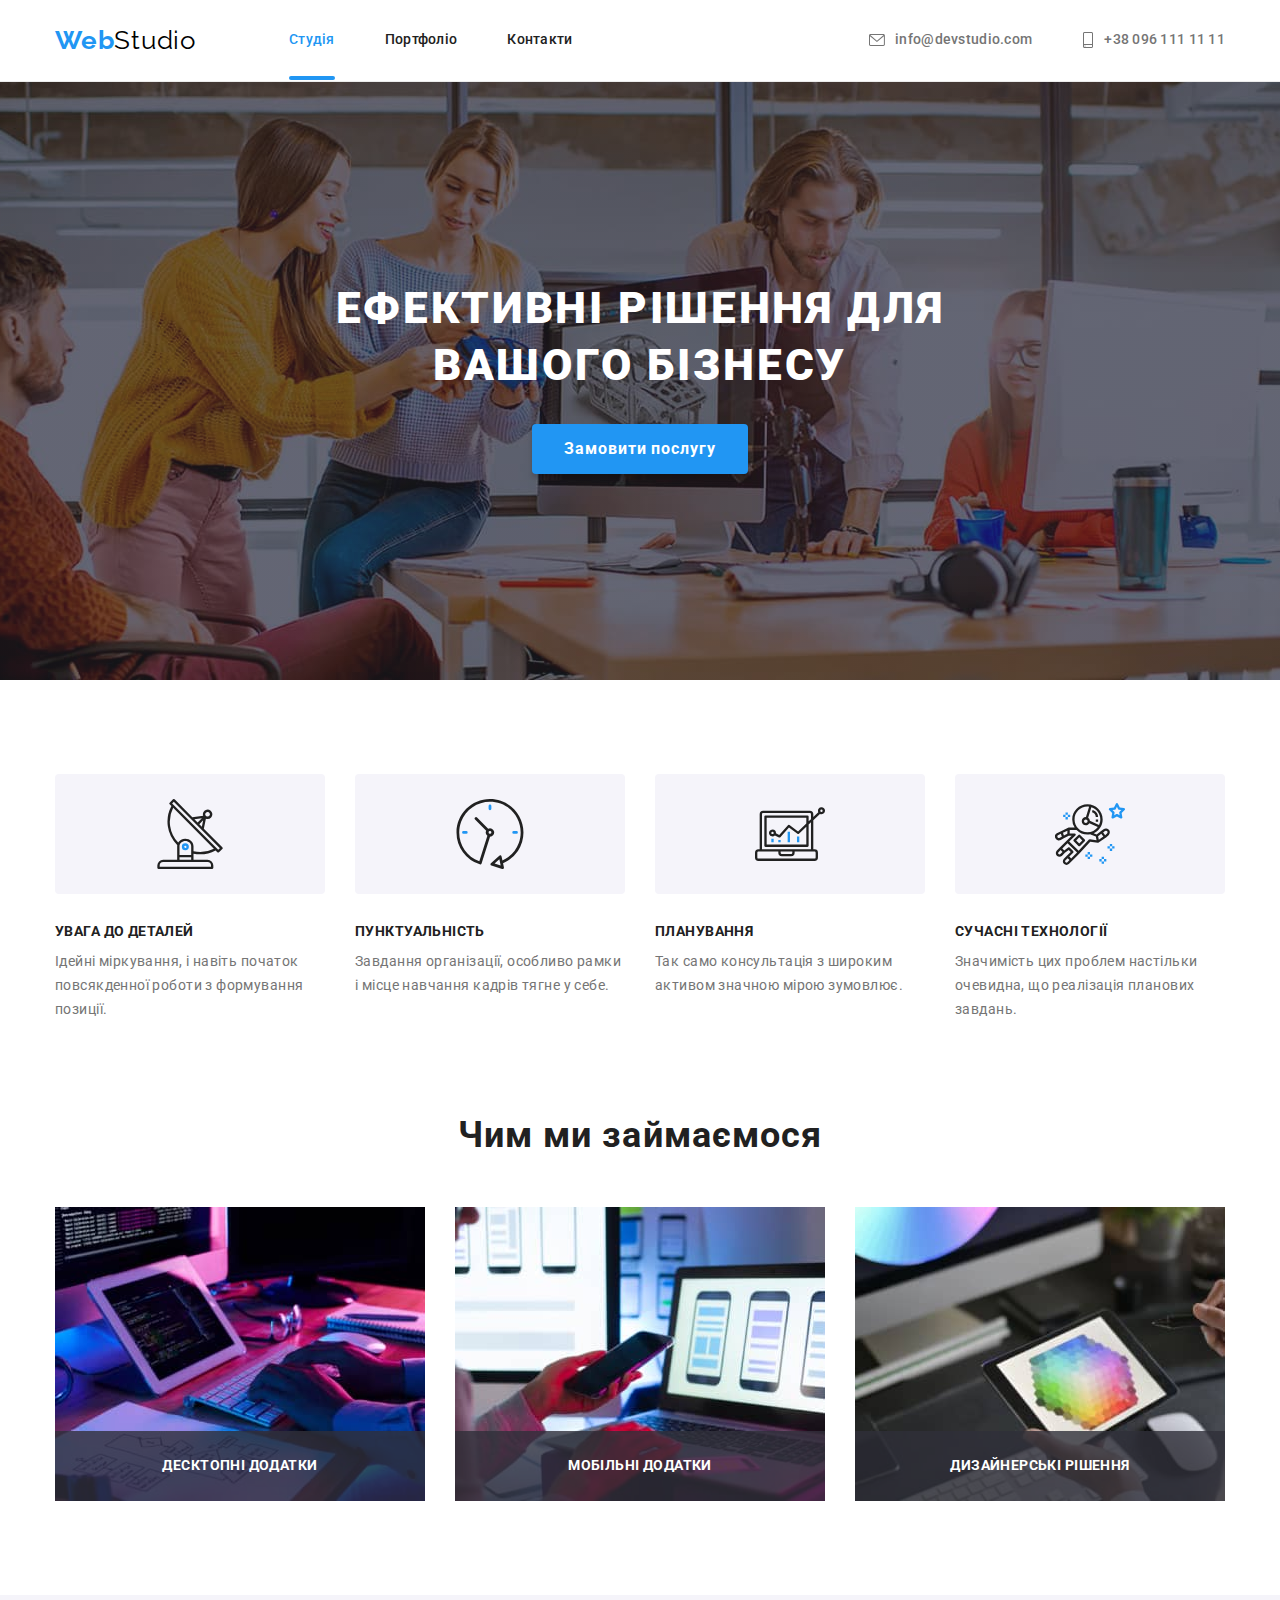
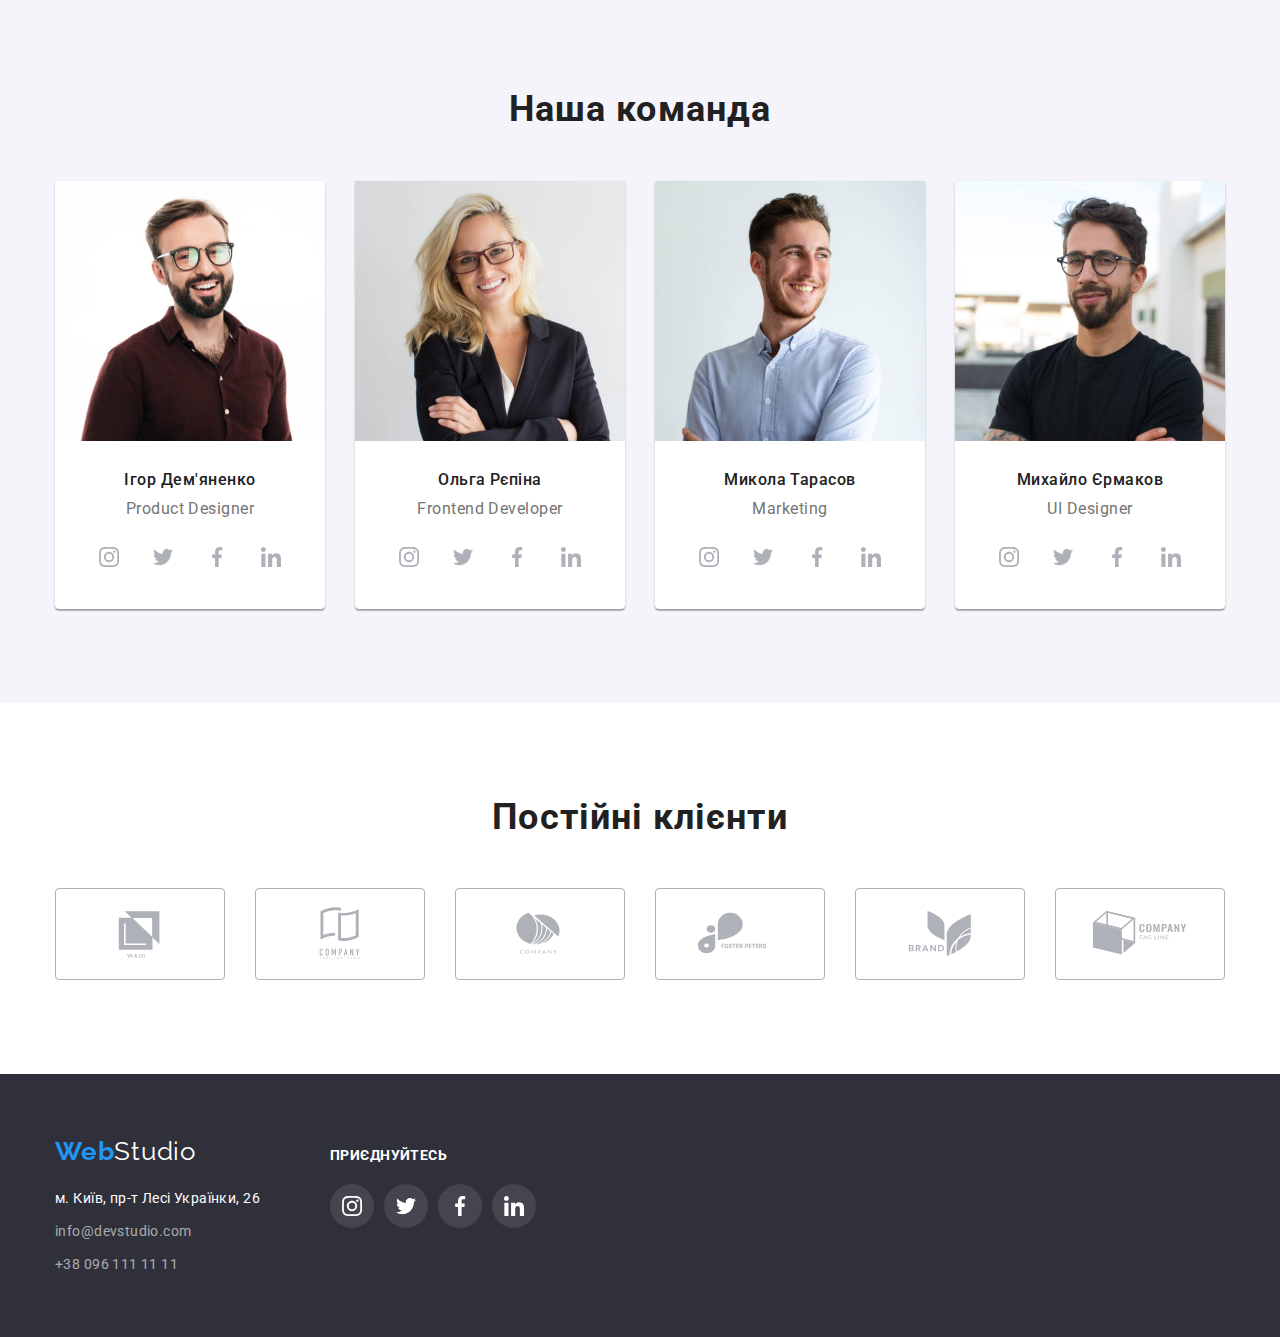
<file: index.html>
<!DOCTYPE html>
<html lang="uk">
  <head>
    <meta charset="UTF-8" />
    <meta http-equiv="X-UA-Compatible" content="IE=edge" />
    <meta name="viewport" content="width=device-width, initial-scale=1.0" />
    <title lang="en">WebStudio</title>

    <link rel="preconnect" href="https://fonts.googleapis.com" />
    <link rel="preconnect" href="https://fonts.gstatic.com" crossorigin />
    <link
      href="https://fonts.googleapis.com/css2?family=Oleo+Script&family=Raleway:wght@700&family=Roboto:wght@400;500;700;900&display=swap"
      rel="stylesheet"
    />
    <link
      href="https://fonts.googleapis.com/css2?family=Roboto:wght@400;500;700;900&display=swap"
      rel="stylesheet"
    />
    <link
      rel="stylesheet"
      href="https://cdnjs.cloudflare.com/ajax/libs/modern-normalize/1.1.0/modern-normalize.min.css"
    />
    <link rel="stylesheet" href="./css/styles.css" />
  </head>
  <body>
    <header class="page-header">
      <div class="container header-content">
        <a class="logo-link" href="./index.html"
          >Web<span class="logo-part">Studio</span></a
        >
        <nav class="nav-container">
          <ul class="nav-list list">
            <li>
              <a class="nav-link current" href="./index.html">Студія</a>
            </li>
            <li><a class="nav-link" href="./portfolio.html">Портфоліо</a></li>
            <li><a class="nav-link" href="#">Контакти</a></li>
          </ul>
        </nav>
        <ul class="contact-list list">
          <li>
            <a
              class="contact-link"
              href="mailto:info@devstudio.com"
              target="_blank"
            >
              <svg
                aria-label="іконка пошти"
                class="icon-header"
                width="16"
                height="12"
              >
                <use href="./images/sprite.svg#icon-envelope"></use></svg
              >info@devstudio.com</a
            >
          </li>
          <li>
            <a class="contact-link" href="tel:+380961111111"
              ><svg
                aria-label="іконка телефону"
                class="icon-header"
                width="12"
                height="16"
              >
                <use href="./images/sprite.svg#icon-smartphone"></use></svg
              >+38 096 111 11 11
            </a>
          </li>
        </ul>
      </div>
    </header>
    <main>
      <section class="main-section">
        <div class="container">
          <h1 class="studio-heading">Ефективні рішення для вашого бізнесу</h1>
          <button class="studio-button" type="button" data-modal-open>
            Замовити послугу
          </button>
        </div>
      </section>
      <section class="advantages-section">
        <div class="container">
          <h2 class="visually-hidden">Наші переваги</h2>
          <ul class="advantages-list list">
            <li>
              <div class="advantages-icon-box">
                <svg
                  aria-label="іконка антени"
                  class="advantages-icon"
                  width="70"
                  height="70"
                >
                  <use href="./images/sprite.svg#icon-antenna-1"></use>
                </svg>
              </div>
              <h3 class="advantages-heading">Увага до деталей</h3>
              <p class="advantages-paragraph">
                Ідейні міркування, і навіть початок повсякденної роботи з
                формування позиції.
              </p>
            </li>
            <li>
              <div class="advantages-icon-box">
                <svg
                  aria-label="іконка годинника"
                  class="advantages-icon"
                  width="70"
                  height="70"
                >
                  <use href="./images/sprite.svg#icon-clock-1"></use>
                </svg>
              </div>
              <h3 class="advantages-heading">Пунктуальність</h3>
              <p class="advantages-paragraph">
                Завдання організації, особливо рамки і місце навчання кадрів
                тягне у себе.
              </p>
            </li>
            <li>
              <div class="advantages-icon-box">
                <svg
                  aria-label="іконка діаграми"
                  class="advantages-icon"
                  width="70"
                  height="70"
                >
                  <use href="./images/sprite.svg#icon-diagram-1"></use>
                </svg>
              </div>
              <h3 class="advantages-heading">Планування</h3>
              <p class="advantages-paragraph">
                Так само консультація з широким активом значною мірою зумовлює.
              </p>
            </li>
            <li>
              <div class="advantages-icon-box">
                <svg
                  aria-label="іконка астронавта"
                  class="advantages-icon"
                  width="70"
                  height="70"
                >
                  <use href="./images/sprite.svg#icon-astronaut-1"></use>
                </svg>
              </div>
              <h3 class="advantages-heading">Сучасні технології</h3>
              <p class="advantages-paragraph">
                Значимість цих проблем настільки очевидна, що реалізація
                планових завдань.
              </p>
            </li>
          </ul>
        </div>
      </section>
      <section class="activity-section">
        <div class="container">
          <h2 class="activity-heading">Чим ми займаємося</h2>
          <ul class="activity-list list">
            <li class="act-list-item">
              <div class="activity-thumb">
                <img
                  src="./images/img-1.jpg"
                  alt="Людина працює за комп'ютером"
                  width="370"
                  height="294"
                />
                <div class="activity-overlay">
                  <p class="overlay-paragraph">Десктопні додатки</p>
                </div>
              </div>
            </li>
            <li class="act-list-item">
              <div class="activity-thumb">
                <img
                  src="./images/img-2.jpg"
                  alt="Людина працює з телефоном та ноутбуком"
                  width="370"
                  height="294"
                />
                <div class="activity-overlay">
                  <p class="overlay-paragraph">Мобільні додатки</p>
                </div>
              </div>
            </li>
            <li class="act-list-item">
              <div class="activity-thumb">
                <img
                  src="./images/img-3.jpg"
                  alt="Людина дивиться на палітру кольорів у планшеті"
                  width="370"
                  height="294"
                />
                <div class="activity-overlay">
                  <p class="overlay-paragraph">Дизайнерські рішення</p>
                </div>
              </div>
            </li>
          </ul>
        </div>
      </section>
      <section class="team-section">
        <div class="container">
          <h2 class="team-heading">Наша команда</h2>

          <ul class="team-list list">
            <li class="team-card">
              <img
                src="./images/team-1.jpg"
                alt="Чоловік в окулярах"
                width="270"
                height="260"
              />
              <div class="team-card-text">
                <h3 class="team-name">Ігор Дем'яненко</h3>
                <p class="team-position" lang="en">Product Designer</p>

                <ul class="team-link-list list">
                  <li class="team-link-item">
                    <a class="team-link" href="#">
                      <svg
                        aria-label="іконка інстаграма"
                        class="team-icon"
                        width="20"
                        height="20"
                      >
                        <use href="./images/sprite.svg#icon-instagram"></use>
                      </svg>
                    </a>
                  </li>
                  <li class="team-link-item">
                    <a class="team-link" href="#">
                      <svg
                        aria-label="ікнока твітера"
                        class="team-icon"
                        width="20"
                        height="20"
                      >
                        <use href="./images/sprite.svg#icon-twitter"></use>
                      </svg>
                    </a>
                  </li>
                  <li class="team-link-item">
                    <a class="team-link" href="#">
                      <svg
                        aria-label="іконка фейсбука"
                        class="team-icon"
                        width="20"
                        height="20"
                      >
                        <use href="./images/sprite.svg#icon-facebook"></use>
                      </svg>
                    </a>
                  </li>
                  <li class="team-link-item">
                    <a class="team-link" href="#">
                      <svg
                        aria-label="іконка лінкедіна"
                        class="team-icon"
                        width="20"
                        height="20"
                      >
                        <use href="./images/sprite.svg#icon-linkedin"></use>
                      </svg>
                    </a>
                  </li>
                </ul>
              </div>
            </li>
            <li class="team-card">
              <img
                src="./images/team-2.jpg"
                alt="Жінка в окулярах"
                width="270"
                height="260"
              />
              <div class="team-card-text">
                <h3 class="team-name">Ольга Рєпіна</h3>
                <p class="team-position" lang="en">Frontend Developer</p>

                <ul class="team-link-list list">
                  <li class="team-link-item">
                    <a class="team-link" href="#">
                      <svg
                        aria-label="іконка інстаграма"
                        class="team-icon"
                        width="20"
                        height="20"
                      >
                        <use href="./images/sprite.svg#icon-instagram"></use>
                      </svg>
                    </a>
                  </li>
                  <li class="team-link-item">
                    <a class="team-link" href="#">
                      <svg
                        aria-label="іконка твітера"
                        class="team-icon"
                        width="20"
                        height="20"
                      >
                        <use href="./images/sprite.svg#icon-twitter"></use>
                      </svg>
                    </a>
                  </li>
                  <li class="team-link-item">
                    <a class="team-link" href="#">
                      <svg
                        aria-label="іконка фейсбука"
                        class="team-icon"
                        width="20"
                        height="20"
                      >
                        <use href="./images/sprite.svg#icon-facebook"></use>
                      </svg>
                    </a>
                  </li>
                  <li class="team-link-item">
                    <a class="team-link" href="#">
                      <svg
                        aria-label="іконка лінкедіна"
                        class="team-icon"
                        width="20"
                        height="20"
                      >
                        <use href="./images/sprite.svg#icon-linkedin"></use>
                      </svg>
                    </a>
                  </li>
                </ul>
              </div>
            </li>
            <li class="team-card">
              <img
                src="./images/team-3.jpg"
                alt="Хлопець в сорочці"
                width="270"
                height="260"
              />
              <div class="team-card-text">
                <h3 class="team-name">Микола Тарасов</h3>
                <p class="team-position" lang="en">Marketing</p>

                <ul class="team-link-list list">
                  <li class="team-link-item">
                    <a class="team-link" href="#">
                      <svg
                        aria-label="іконка інстаграма"
                        class="team-icon"
                        width="20"
                        height="20"
                      >
                        <use href="./images/sprite.svg#icon-instagram"></use>
                      </svg>
                    </a>
                  </li>
                  <li class="team-link-item">
                    <a class="team-link" href="#">
                      <svg
                        aria-label="іконка твітера"
                        class="team-icon"
                        width="20"
                        height="20"
                      >
                        <use href="./images/sprite.svg#icon-twitter"></use>
                      </svg>
                    </a>
                  </li>
                  <li class="team-link-item">
                    <a class="team-link" href="#">
                      <svg
                        aria-label="іконка фейсбука"
                        class="team-icon"
                        width="20"
                        height="20"
                      >
                        <use href="./images/sprite.svg#icon-facebook"></use>
                      </svg>
                    </a>
                  </li>
                  <li class="team-link-item">
                    <a class="team-link" href="#">
                      <svg
                        aria-label="іконка лінкедіна"
                        class="team-icon"
                        width="20"
                        height="20"
                      >
                        <use href="./images/sprite.svg#icon-linkedin"></use>
                      </svg>
                    </a>
                  </li>
                </ul>
              </div>
            </li>
            <li class="team-card">
              <img
                src="./images/team-4.jpg"
                alt="Хлопець в окулярах"
                width="270"
                height="260"
              />
              <div class="team-card-text">
                <h3 class="team-name">Михайло Єрмаков</h3>
                <p class="team-position" lang="en">UI Designer</p>

                <ul class="team-link-list list">
                  <li class="team-link-item">
                    <a class="team-link" href="#">
                      <svg
                        aria-label="іконка інстаграма"
                        class="team-icon"
                        width="20"
                        height="20"
                      >
                        <use href="./images/sprite.svg#icon-instagram"></use>
                      </svg>
                    </a>
                  </li>
                  <li class="team-link-item">
                    <a class="team-link" href="#">
                      <svg
                        aria-label="іконка твітера"
                        class="team-icon"
                        width="20"
                        height="20"
                      >
                        <use href="./images/sprite.svg#icon-twitter"></use>
                      </svg>
                    </a>
                  </li>
                  <li class="team-link-item">
                    <a class="team-link" href="#">
                      <svg
                        aria-label="іконка фейсбука"
                        class="team-icon"
                        width="20"
                        height="20"
                      >
                        <use href="./images/sprite.svg#icon-facebook"></use>
                      </svg>
                    </a>
                  </li>
                  <li class="team-link-item">
                    <a class="team-link" href="#">
                      <svg
                        aria-label="іконка лінкедіна"
                        class="team-icon"
                        width="20"
                        height="20"
                      >
                        <use href="./images/sprite.svg#icon-linkedin"></use>
                      </svg>
                    </a>
                  </li>
                </ul>
              </div>
            </li>
          </ul>
        </div>
      </section>
      <section class="clients-section">
        <div class="container">
          <h2 class="clients-heading">Постійні клієнти</h2>
          <ul class="clients-list list">
            <li class="client-list-item">
              <a href="#" class="clients-link">
                <svg
                  aria-label="лого компанії"
                  class="clients-icon"
                  width="106"
                  height="60"
                >
                  <use href="./images/sprite.svg#icon-logo"></use>
                </svg>
              </a>
            </li>
            <li class="client-list-item">
              <a href="#" class="clients-link">
                <svg
                  aria-label="лого компанії"
                  class="clients-icon"
                  width="106"
                  height="60"
                >
                  <use href="./images/sprite.svg#icon-logo-2"></use>
                </svg>
              </a>
            </li>
            <li class="client-list-item">
              <a href="#" class="clients-link">
                <svg
                  aria-label="лого компанії"
                  class="clients-icon"
                  width="106"
                  height="60"
                >
                  <use href="./images/sprite.svg#icon-logo-3"></use>
                </svg>
              </a>
            </li>
            <li class="client-list-item">
              <a href="#" class="clients-link">
                <svg
                  aria-label="лого компанії"
                  class="clients-icon"
                  width="106"
                  height="60"
                >
                  <use href="./images/sprite.svg#icon-logo-4"></use>
                </svg>
              </a>
            </li>
            <li class="client-list-item">
              <a href="#" class="clients-link">
                <svg
                  aria-label="лого компанії"
                  class="clients-icon"
                  width="106"
                  height="60"
                >
                  <use href="./images/sprite.svg#icon-logo-5"></use>
                </svg>
              </a>
            </li>
            <li class="client-list-item">
              <a href="#" class="clients-link">
                <svg
                  aria-label="лого компанії"
                  class="clients-icon"
                  width="106"
                  height="60"
                >
                  <use href="./images/sprite.svg#icon-logo-6"></use>
                </svg>
              </a>
            </li>
          </ul>
        </div>
      </section>
    </main>
    <footer class="page-footer">
      <div class="footer-container container">
        <div class="address-info-box">
          <a class="footer-logo" href="./index.html"
            >Web<span class="footer-logo-part">Studio</span></a
          >
          <address class="address-info">
            <ul class="address-list list">
              <li>
                <a
                  class="address-link"
                  href="https://goo.gl/maps/ioWXc1XH5CA14CVF7"
                  target="_blank"
                  rel="noopener norefferer nofollow"
                  >м. Київ, пр-т Лесі Українки, 26</a
                >
              </li>
              <li>
                <a
                  class="footer-link"
                  href="mailto:info@devstudio.com"
                  target="_blank"
                  >info@devstudio.com</a
                >
              </li>
              <li>
                <a class="footer-link" href="tel:+380961111111"
                  >+38 096 111 11 11</a
                >
              </li>
            </ul>
          </address>
        </div>
        <div class="join-box">
          <p class="join-paragraph">Приєднуйтесь</p>
          <ul class="join-list list">
            <li class="join-list-item">
              <a class="join-link" href="#">
                <svg
                  aria-label="інонка інстаграма"
                  class="join-icon"
                  width="20"
                  height="20"
                >
                  <use href="./images/sprite.svg#icon-instagram-2"></use>
                </svg>
              </a>
            </li>
            <li class="join-list-item">
              <a class="join-link" href="#">
                <svg
                  aria-label="інонка твітера"
                  class="join-icon"
                  width="20"
                  height="20"
                >
                  <use href="./images/sprite.svg#icon-twitter-2"></use>
                </svg>
              </a>
            </li>
            <li class="join-list-item">
              <a class="join-link" href="#">
                <svg
                  aria-label="іконка фейсбука"
                  class="join-icon"
                  width="20"
                  height="20"
                >
                  <use href="./images/sprite.svg#icon-facebook-2"></use>
                </svg>
              </a>
            </li>
            <li class="join-list-item">
              <a class="join-link" href="#">
                <svg
                  aria-label="іконка лінкедіна"
                  class="join-icon"
                  width="20"
                  height="20"
                >
                  <use href="./images/sprite.svg#icon-linkedin-2"></use>
                </svg>
              </a>
            </li>
          </ul>
        </div>
      </div>
    </footer>
    <div class="backdrop is-hidden" data-modal>
      <div class="modal-window">
        <button type="button" class="modal-close-btn" data-modal-close>
          <svg
            aria-label="іконка закриття"
            class="close-icon"
            width="18"
            height="18"
          >
            <use href="./images/sprite.svg#icon-close"></use>
          </svg>
        </button>
      </div>
    </div>
    <script src="./js/modal.js"></script>
  </body>
</html>
</file>
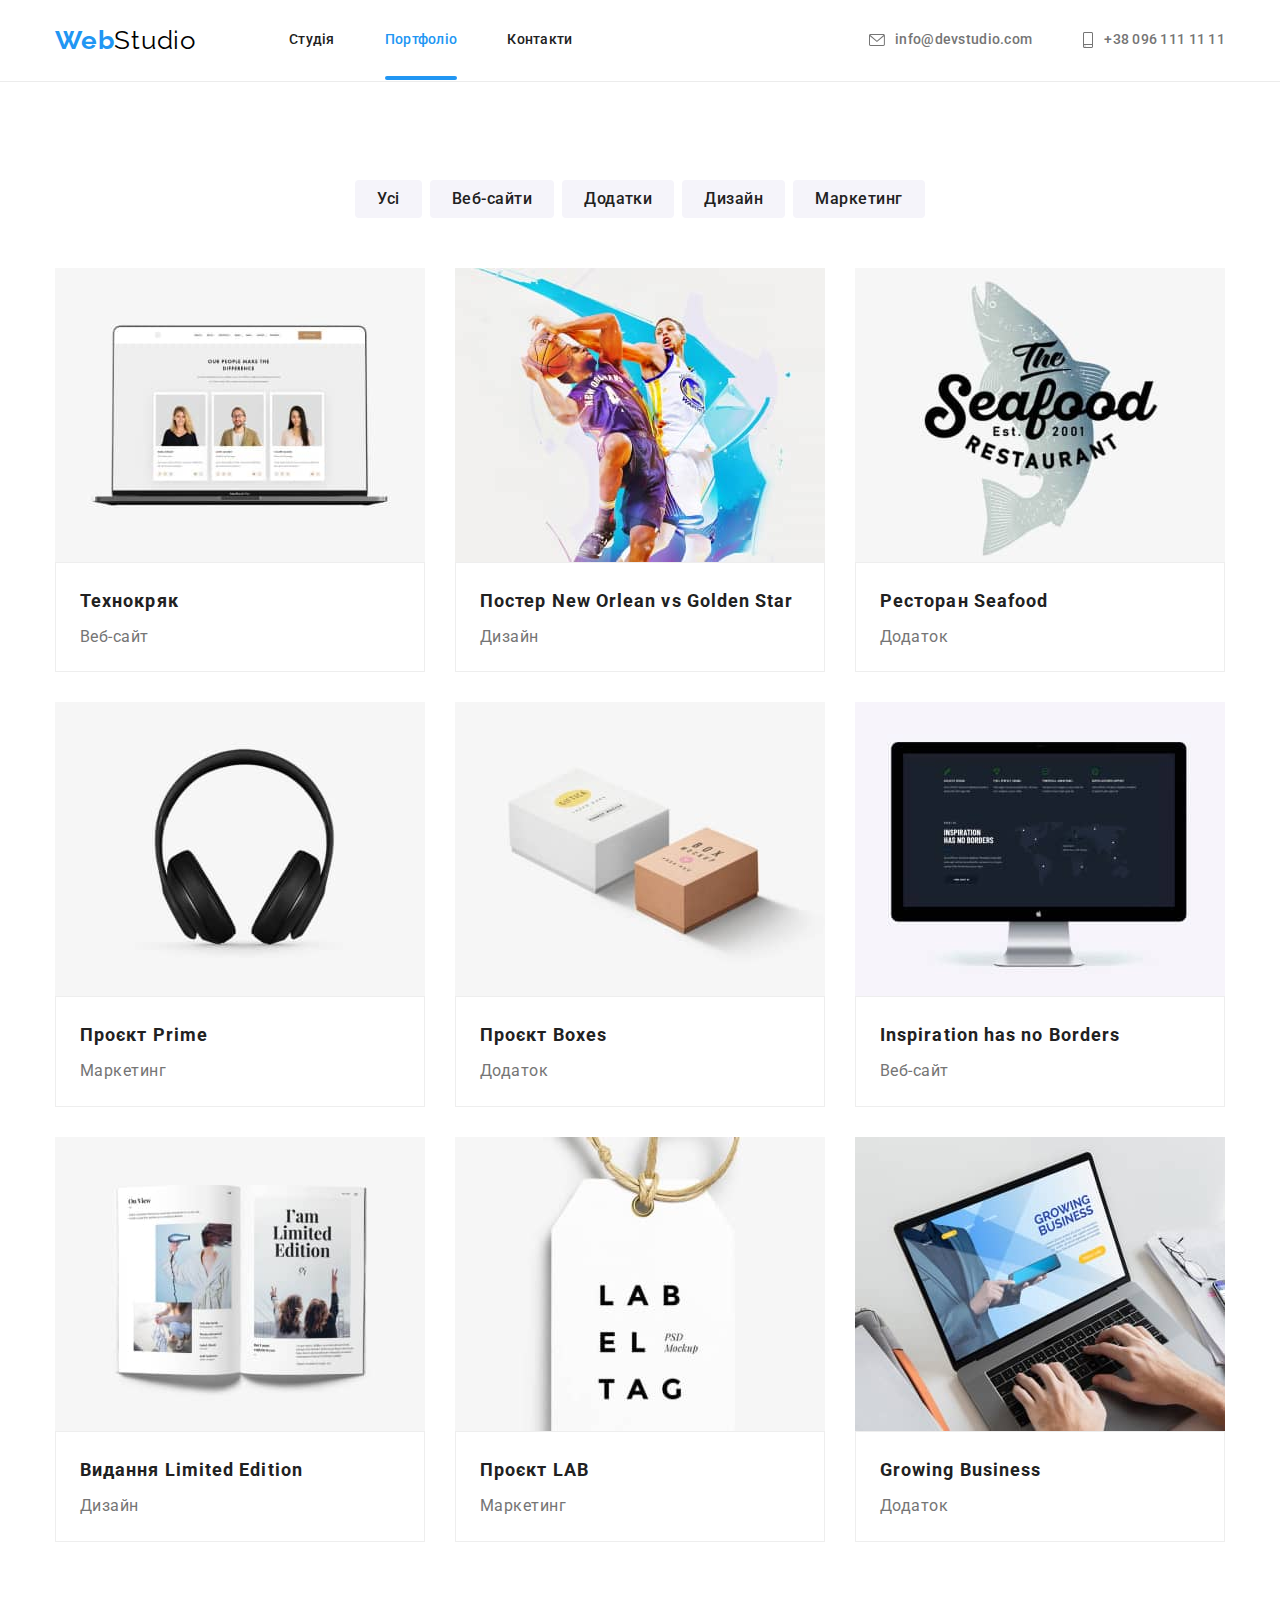
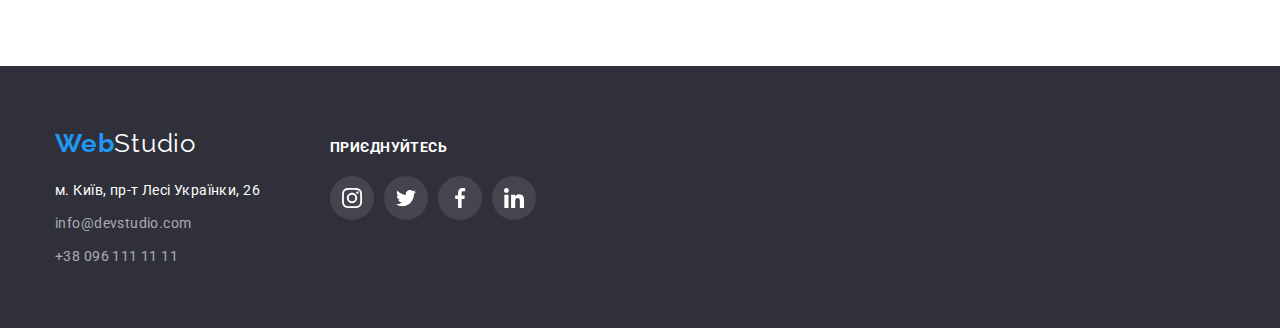
<file: portfolio.html>
<!DOCTYPE html>
<html lang="uk">
  <head>
    <meta charset="UTF-8" />
    <meta http-equiv="X-UA-Compatible" content="IE=edge" />
    <meta name="viewport" content="width=device-width, initial-scale=1.0" />
    <title>Portfolio</title>

    <link rel="preconnect" href="https://fonts.googleapis.com" />
    <link rel="preconnect" href="https://fonts.gstatic.com" crossorigin />
    <link
      href="https://fonts.googleapis.com/css2?family=Oleo+Script&family=Raleway:wght@700&family=Roboto:wght@400;500;700;900&display=swap"
      rel="stylesheet"
    />
    <link
      href="https://fonts.googleapis.com/css2?family=Roboto:wght@400;500;700;900&display=swap"
      rel="stylesheet"
    />
    <link
      rel="stylesheet"
      href="https://cdnjs.cloudflare.com/ajax/libs/modern-normalize/1.1.0/modern-normalize.min.css"
    />
    <link rel="stylesheet" href="./css/styles.css" />
  </head>
  <body>
    <header class="page-header">
      <div class="container header-content">
        <a class="logo-link" href="./index.html"
          >Web<span class="logo-part">Studio</span></a
        >
        <nav class="nav-container">
          <ul class="nav-list list">
            <li><a class="nav-link" href="./index.html">Студія</a></li>
            <li>
              <a class="nav-link current" href="./portfolio.html">Портфоліо</a>
            </li>
            <li><a class="nav-link" href="#">Контакти</a></li>
          </ul>
        </nav>
        <ul class="contact-list list">
          <li>
            <a
              class="contact-link"
              href="mailto:info@devstudio.com"
              target="_blank"
              ><svg
                aria-label="іконка пошти"
                class="icon-header"
                width="16"
                height="12"
              >
                <use href="./images/sprite.svg#icon-envelope"></use></svg
              >info@devstudio.com</a
            >
          </li>
          <li>
            <a class="contact-link" href="tel:+380961111111"
              ><svg
                aria-label="іконка телефона"
                class="icon-header"
                width="12"
                height="16"
              >
                <use href="./images/sprite.svg#icon-smartphone"></use></svg
              >+38 096 111 11 11</a
            >
          </li>
        </ul>
      </div>
    </header>
    <main>
      <section class="portfolio-section">
        <div class="container">
          <h1 class="visually-hidden">Портфоліо</h1>
          <ul class="button-list list">
            <li><button class="portfolio-button" type="button">Усі</button></li>
            <li>
              <button class="portfolio-button" type="button">Веб-сайти</button>
            </li>
            <li>
              <button class="portfolio-button" type="button">Додатки</button>
            </li>
            <li>
              <button class="portfolio-button" type="button">Дизайн</button>
            </li>
            <li>
              <button class="portfolio-button" type="button">Маркетинг</button>
            </li>
          </ul>
          <ul class="portfolio-list list">
            <li class="portfolio-card">
              <a class="portfolio-card-link link" href="#">
                <div class="portfolio-thumb">
                  <img
                    src="./images/portfolio-1.jpg"
                    alt="Три працівника на екрані
              ноутбука"
                    width="370"
                    height="294"
                  />
                  <div class="portfolio-overlay">
                    <p class="portf-overlay-text">
                      Ресурс пропонує комплексні пропозиції з різним рівнем
                      функціоналу та сервісів. Все це дозволить відвідувачу
                      отримати вичерпні відомості про компанію чи приватну
                      особу.
                    </p>
                  </div>
                </div>
                <div class="portfolio-card-text">
                  <h2 class="portfolio-heading">Технокряк</h2>
                  <p class="portfolio-paragraph">Веб-сайт</p>
                </div>
              </a>
            </li>
            <li class="portfolio-card">
              <a class="portfolio-card-link link" href="#">
                <div class="portfolio-thumb">
                  <img
                    src="./images/portfolio-2.jpg"
                    alt="Два чоловіка грають у
              баскетбол"
                    width="370"
                    height="294"
                  />
                  <div class="portfolio-overlay">
                    <p class="portf-overlay-text">
                      Ресурс пропонує комплексні пропозиції з різним рівнем
                      функціоналу та сервісів. Все це дозволить відвідувачу
                      отримати вичерпні відомості про компанію чи приватну
                      особу.
                    </p>
                  </div>
                </div>
                <div class="portfolio-card-text">
                  <h2 class="portfolio-heading">
                    Постер <span lang="en">New Orlean vs Golden Star</span>
                  </h2>
                  <p class="portfolio-paragraph">Дизайн</p>
                </div>
              </a>
            </li>
            <li class="portfolio-card">
              <a class="portfolio-card-link link" href="#">
                <div class="portfolio-thumb">
                  <img
                    src="./images/portfolio-3.jpg"
                    alt="Лого ресторану"
                    width="370"
                    height="294"
                  />
                  <div class="portfolio-overlay">
                    <p class="portf-overlay-text">
                      Ресурс пропонує комплексні пропозиції з різним рівнем
                      функціоналу та сервісів. Все це дозволить відвідувачу
                      отримати вичерпні відомості про компанію чи приватну
                      особу.
                    </p>
                  </div>
                </div>
                <div class="portfolio-card-text">
                  <h2 class="portfolio-heading">
                    Ресторан <span lang="en">Seafood</span>
                  </h2>
                  <p class="portfolio-paragraph">Додаток</p>
                </div>
              </a>
            </li>
            <li class="portfolio-card">
              <a class="portfolio-card-link link" href="#">
                <div class="portfolio-thumb">
                  <img
                    src="./images/portfolio-4.jpg"
                    alt="Навушники"
                    width="370"
                    height="294"
                  />
                  <div class="portfolio-overlay">
                    <p class="portf-overlay-text">
                      Ресурс пропонує комплексні пропозиції з різним рівнем
                      функціоналу та сервісів. Все це дозволить відвідувачу
                      отримати вичерпні відомості про компанію чи приватну
                      особу.
                    </p>
                  </div>
                </div>
                <div class="portfolio-card-text">
                  <h2 class="portfolio-heading">
                    Проєкт <span lang="en">Prime</span>
                  </h2>
                  <p class="portfolio-paragraph">Маркетинг</p>
                </div>
              </a>
            </li>
            <li class="portfolio-card">
              <a class="portfolio-card-link link" href="#">
                <div class="portfolio-thumb">
                  <img
                    src="./images/portfolio-5.jpg"
                    alt="Дві картонні коробки"
                    width="370"
                    height="294"
                  />
                  <div class="portfolio-overlay">
                    <p class="portf-overlay-text">
                      Ресурс пропонує комплексні пропозиції з різним рівнем
                      функціоналу та сервісів. Все це дозволить відвідувачу
                      отримати вичерпні відомості про компанію чи приватну
                      особу.
                    </p>
                  </div>
                </div>
                <div class="portfolio-card-text">
                  <h2 class="portfolio-heading">
                    Проєкт <span lang="en">Boxes</span>
                  </h2>
                  <p class="portfolio-paragraph">Додаток</p>
                </div>
              </a>
            </li>
            <li class="portfolio-card">
              <a class="portfolio-card-link link" href="#">
                <div class="portfolio-thumb">
                  <img
                    src="./images/portfolio-6.jpg"
                    alt="Комп'тер із написом на
              моніторі"
                    width="370"
                    height="294"
                  />
                  <div class="portfolio-overlay">
                    <p class="portf-overlay-text">
                      Ресурс пропонує комплексні пропозиції з різним рівнем
                      функціоналу та сервісів. Все це дозволить відвідувачу
                      отримати вичерпні відомості про компанію чи приватну
                      особу.
                    </p>
                  </div>
                </div>
                <div class="portfolio-card-text">
                  <h2 class="portfolio-heading" lang="en">
                    Inspiration has no Borders
                  </h2>
                  <p class="portfolio-paragraph">Веб-сайт</p>
                </div>
              </a>
            </li>
            <li class="portfolio-card">
              <a class="portfolio-card-link link" href="#">
                <div class="portfolio-thumb">
                  <img
                    src="./images/portfolio-7.jpg"
                    alt="Розгорнута книга"
                    width="370"
                    height="294"
                  />
                  <div class="portfolio-overlay">
                    <p class="portf-overlay-text">
                      Ресурс пропонує комплексні пропозиції з різним рівнем
                      функціоналу та сервісів. Все це дозволить відвідувачу
                      отримати вичерпні відомості про компанію чи приватну
                      особу.
                    </p>
                  </div>
                </div>
                <div class="portfolio-card-text">
                  <h2 class="portfolio-heading">
                    Видання <span lang="en">Limited Edition</span>
                  </h2>
                  <p class="portfolio-paragraph">Дизайн</p>
                </div>
              </a>
            </li>
            <li class="portfolio-card">
              <a class="portfolio-card-link link" href="#">
                <div class="portfolio-thumb">
                  <img
                    src="./images/portfolio-8.jpg"
                    alt="Бирка з логотипом"
                    width="370"
                    height="294"
                  />
                  <div class="portfolio-overlay">
                    <p class="portf-overlay-text">
                      Ресурс пропонує комплексні пропозиції з різним рівнем
                      функціоналу та сервісів. Все це дозволить відвідувачу
                      отримати вичерпні відомості про компанію чи приватну
                      особу.
                    </p>
                  </div>
                </div>
                <div class="portfolio-card-text">
                  <h2 class="portfolio-heading">
                    Проєкт <span lang="en">LAB</span>
                  </h2>
                  <p class="portfolio-paragraph">Маркетинг</p>
                </div>
              </a>
            </li>
            <li class="portfolio-card">
              <a class="portfolio-card-link link" href="#">
                <div class="portfolio-thumb">
                  <img
                    src="./images/portfolio-9.jpg"
                    alt="Людина друкує на
              клавіатурі ноутбуку"
                    width="370"
                    height="294"
                  />
                  <div class="portfolio-overlay">
                    <p class="portf-overlay-text">
                      Ресурс пропонує комплексні пропозиції з різним рівнем
                      функціоналу та сервісів. Все це дозволить відвідувачу
                      отримати вичерпні відомості про компанію чи приватну
                      особу.
                    </p>
                  </div>
                </div>
                <div class="portfolio-card-text">
                  <h2 class="portfolio-heading" lang="en">Growing Business</h2>
                  <p class="portfolio-paragraph">Додаток</p>
                </div>
              </a>
            </li>
          </ul>
        </div>
      </section>
    </main>
    <footer class="page-footer">
      <div class="footer-container container">
        <div class="address-info-box">
          <a class="footer-logo" href="./index.html"
            >Web<span class="footer-logo-part">Studio</span></a
          >
          <address class="address-info">
            <ul class="address-list list">
              <li>
                <a
                  class="address-link"
                  href="https://goo.gl/maps/ioWXc1XH5CA14CVF7"
                  target="_blank"
                  rel="noopener norefferer nofollow"
                  >м. Київ, пр-т Лесі Українки, 26</a
                >
              </li>
              <li>
                <a
                  class="footer-link"
                  href="mailto:info@devstudio.com"
                  target="_blank"
                  >info@devstudio.com</a
                >
              </li>
              <li>
                <a class="footer-link" href="tel:+380961111111"
                  >+38 096 111 11 11</a
                >
              </li>
            </ul>
          </address>
        </div>
        <div class="join-box">
          <p class="join-paragraph">Приєднуйтесь</p>
          <ul class="join-list list">
            <li class="join-list-item">
              <a class="join-link" href="#">
                <svg
                  aria-label="іконка інстаграма"
                  class="join-icon"
                  width="20"
                  height="20"
                >
                  <use href="./images/sprite.svg#icon-instagram-2"></use>
                </svg>
              </a>
            </li>
            <li class="join-list-item">
              <a class="join-link" href="#">
                <svg
                  aria-label="іконка твітера"
                  class="join-icon"
                  width="20"
                  height="20"
                >
                  <use href="./images/sprite.svg#icon-twitter-2"></use>
                </svg>
              </a>
            </li>
            <li class="join-list-item">
              <a class="join-link" href="#">
                <svg
                  aria-label="іконка фейсбука"
                  class="join-icon"
                  width="20"
                  height="20"
                >
                  <use href="./images/sprite.svg#icon-facebook-2"></use>
                </svg>
              </a>
            </li>
            <li class="join-list-item">
              <a class="join-link" href="#">
                <svg
                  aria-label="іконка лінкедіна"
                  class="join-icon"
                  width="20"
                  height="20"
                >
                  <use href="./images/sprite.svg#icon-linkedin-2"></use>
                </svg>
              </a>
            </li>
          </ul>
        </div>
      </div>
    </footer>
  </body>
</html>
</file>
<file: css/styles.css>
:root {
  --footer-color: #2f303a;
  --accent-color: #2196f3;
  --main-color: #ffffff;
  --primary-text-color: #757575;
  --secondary-text-color: #212121;
  --background-color: #f5f5f5;
  --additional-background-color: #f5f4fa;
  --main-font: "Roboto", sans-serif;
  --logo-font: "Raleway", sans-serif;
}

body {
  padding-top: 80px;
  background-color: var(--main-color);
  font-family: "Roboto", sans-serif;
  color: var(--secondary-text-color);
  font-size: 14px;
  letter-spacing: 00.03em;
}
h1,
h2,
h3,
h4,
h5,
h6 {
  margin: 0px;
}

ul {
  margin-bottom: 0px;
}

img {
  display: block;
  max-width: 100%;
  height: auto;
}

.address {
  font-style: normal;
}

.section {
  padding-top: 94px;
  padding-bottom: 94px;
}

.list {
  list-style: none;
  margin: 0;
  padding-left: 0;
}

.visually-hidden {
  position: absolute;
  width: 1px;
  height: 1px;
  margin: -1px;
  border: 0;
  padding: 0;
  white-space: nowrap;
  clip-path: inset(100%);
  clip: rect(0 0 0 0);
  overflow: hidden;
}
/* header */

.page-header {
  position: fixed;
  top: 0;
  left: 0;
  width: 100%;
  z-index: 100;
  background-color: var(--main-color);
  border-bottom: 1px solid #ececec;
}
.container {
  width: 1200px;
  margin: 0 auto;
  padding: 0 15px;
}

.header-content {
  display: flex;
  align-items: center;
}

.logo-link {
  margin-top: 25px;
  margin-bottom: 25px;
  margin-right: 93px;
  color: var(--accent-color);
  font-family: "Raleway", sans-serif;
  font-style: normal;
  font-weight: 700;
  font-size: 26px;
  line-height: 1.19;
  letter-spacing: 0.03em;
  text-decoration: none;
}

.logo-part {
  color: #000000;
  font-family: "Raleway", sans-serif;
  font-weight: 400;
  font-size: 26px;
  line-height: 1.19;
  letter-spacing: 0.03em;
}

.nav-container {
  display: flex;
  align-items: center;
}

.nav-list {
  margin: 0;
  padding-left: 0px;
  display: flex;
}

.contact-list {
  display: flex;
  margin-left: auto;
  margin-bottom: 0;
}

.contact-list > li:not(:last-child) {
  margin-right: 50px;
}

.nav-list > li:not(:last-child) {
  margin-right: 50px;
}

.nav-link,
.contact-link {
  display: flex;
  align-items: center;
  padding: 32px 0;
  font-family: inherit;
  font-weight: 500;
  font-size: 14px;
  line-height: 1.14;
  letter-spacing: 0.02em;
  text-decoration: none;
  transition: color 250ms cubic-bezier(0.4, 0, 0.2, 1);
}

.nav-link {
  position: relative;
  color: var(--secondary-text-color);
}

.contact-link {
  color: var(--primary-text-color);
}

.icon-header {
  fill: currentColor;
  margin-right: 10px;
  transition: fill 250ms cubic-bezier(0.4, 0, 0.2, 1);
}

.contact-link:hover .icon-header {
  fill: var(--accent-color);
}

.nav-link:hover,
.nav-link:focus,
.contact-link:hover,
.contact-link:focus {
  color: var(--accent-color);
}

.nav-link.current {
  color: var(--accent-color);
}

.nav-link.current::after {
  content: "";
  position: absolute;
  bottom: 0;
  display: block;
  width: 100%;
  height: 4px;
  border-radius: 2px;
  background-color: var(--accent-color);
}

/* section1 */

.main-section {
  background-image: linear-gradient(
      rgba(47, 48, 58, 0.4),
      rgba(47, 48, 58, 0.4)
    ),
    url(../images/bg-image.jpg);
  background-position: center;
  background-size: cover;
  background-repeat: no-repeat;
  max-width: 1600px;
  height: 600px;
  margin: 0 auto;
  background-color: var(--footer-color);
  padding: 200px 0;
  text-align: center;
}

.studio-heading {
  width: 696px;
  margin: 0 auto;
  margin-bottom: 30px;
  font-weight: 900;
  font-size: 44px;
  line-height: 1.3;
  text-align: center;
  letter-spacing: 0.06em;
  text-transform: uppercase;
  color: var(--main-color);
}

.studio-button {
  background-color: var(--accent-color);
  border: none;
  box-shadow: 0px 4px 4px rgba(0, 0, 0, 0.15);
  border-radius: 4px;
  font-family: inherit;
  font-style: normal;
  font-weight: 700;
  font-size: 16px;
  line-height: 1.88;
  letter-spacing: 0.06em;
  padding: 10px 32px;
  color: var(--main-color);
  cursor: pointer;
  transition: background-color 250ms cubic-bezier(0.4, 0, 0.2, 1),
    box-shadow 250ms cubic-bezier(0.4, 0, 0.2, 1);
}

.studio-button:hover,
.studio-button:focus {
  background-color: #188ce8;
  box-shadow: 0px 4px 4px rgba(0, 0, 0, 0.15);
}

/* section 2 */

.advantages-section {
  padding-top: 94px;
  background-color: var(--main-color);
}

.advantages-list {
  display: flex;
}

.advantages-list > li {
  width: 270px;
}

.advantages-list > li:not(:last-child) {
  margin-right: 30px;
}

.advantages-icon-box {
  width: 270px;
  height: 120px;
  padding: 25px 100px;
  background-color: #f5f4fa;
  border: none;
  border-radius: 4px;
  margin-bottom: 30px;
}

.advantages-heading {
  margin-bottom: 10px;
  font-weight: 700;
  font-size: 14px;
  line-height: 1.14;
  letter-spacing: 0.03em;
  text-transform: uppercase;
  color: var(--secondary-text-color);
}

.advantages-paragraph {
  margin: 0;
  font-size: 14px;
  line-height: 1.7;
  letter-spacing: 0.03em;
  color: var(--primary-text-color);
}

/* section3-4 */

.activity-section,
.clients-section {
  padding: 94px 0;
  background-color: var(--main-color);
}

.activity-heading,
.team-heading,
.clients-heading {
  margin-bottom: 50px;
  font-weight: 700;
  font-size: 36px;
  line-height: 1.16;
  text-align: center;
  letter-spacing: 0.03em;
  color: var(--secondary-text-color);
}

.activity-list {
  display: flex;
}

.activity-thumb {
  position: relative;
  overflow: hidden;
}

.activity-overlay {
  position: absolute;
  bottom: 0;
  left: 0;
  width: 100%;
  height: 70px;
  padding-top: 27px;
  background-color: rgba(47, 48, 58, 0.8);
  transition: transform 250ms cubic-bezier(0.4, 0, 0.2, 1);
}

.overlay-paragraph {
  font-weight: 700;
  line-height: 1.14;
  text-align: center;
  letter-spacing: 0.03em;
  text-transform: uppercase;
  margin-top: 0;
  margin-bottom: 0;
  color: var(--main-color);
}

.activity-list > li:not(:last-child) {
  margin-right: 30px;
}

.team-section {
  padding: 94px 0;
  background-color: #f5f4fa;
}

.team-list {
  display: flex;
}

.team-list > li:not(:last-child) {
  margin-right: 30px;
}

.team-card {
  text-align: center;
  width: 270px;
  background-color: var(--main-color);
  box-shadow: 0px 1px 3px rgba(0, 0, 0, 0.12), 0px 1px 1px rgba(0, 0, 0, 0.14),
    0px 2px 1px rgba(0, 0, 0, 0.2);
  border-radius: 0px 0px 4px 4px;
}

.team-card-text {
  padding-top: 30px;
  padding-bottom: 30px;
}

.team-link-list {
  margin-top: 16px;
  display: flex;
  justify-content: center;
  gap: 10px;
}

.team-link-item {
  width: 44px;
  height: 44px;
}

.team-link {
  display: inline-flex;
  justify-content: center;
  align-items: center;
  width: 100%;
  height: 100%;
  color: #afb1b8;
  border-radius: 50%;
  transition: color 250ms cubic-bezier(0.4, 0, 0.2, 1),
    background-color 250ms cubic-bezier(0.4, 0, 0.2, 1),
    border-color 250ms cubic-bezier(0.4, 0, 0.2, 1);
}

.team-link:hover,
.team-link:focus {
  background-color: var(--accent-color);
  color: var(--main-color);
  border-color: var(--main-color);
}

.team-icon {
  fill: currentColor;
}

.team-name {
  margin: 0;
  font-weight: 500;
  font-size: 16px;
  line-height: 1.18;
  letter-spacing: 0.03em;
  color: var(--secondary-text-color);
}

.team-position {
  margin: 10px 0 0;
  font-size: 16px;
  line-height: 1.18;
  letter-spacing: 0.03em;
  color: var(--primary-text-color);
}

.clients-list {
  display: flex;
  justify-content: space-between;
}

.client-list-item {
  width: 170px;
  height: 92px;
}

.clients-link {
  display: inline-flex;
  justify-content: center;
  align-items: center;
  width: 100%;
  height: 100%;
  border: 1px solid #afb1b8;
  border-radius: 4px;
  color: #afb1b8;
  transition: color 250ms cubic-bezier(0.4, 0, 0.2, 1),
    border-color 250ms cubic-bezier(0.4, 0, 0.2, 1);
}

.clients-link:hover,
.client-link:focus {
  color: var(--accent-color);
  border-color: #188ce8;
}

.clients-icon {
  fill: currentColor;
}

/* footer */

.page-footer {
  background-color: var(--footer-color);
  padding: 60px 0;
}

.address-info {
  margin-top: 20px;
}

.footer-logo {
  display: inline-block;
  color: var(--accent-color);
  font-family: "Raleway", sans-serif;
  font-weight: 700;
  font-size: 26px;
  line-height: 1.19;
  letter-spacing: 0.03em;
  text-decoration: none;
}

.footer-logo-part {
  color: var(--main-color);
  font-family: "Raleway", sans-serif;
  font-weight: 400;
  font-size: 26px;
  line-height: 1.19;
  letter-spacing: 0.03em;
}

.footer-link {
  font-family: inherit;
  font-style: normal;
  font-weight: 400;
  font-size: 14px;
  line-height: 1.7;
  letter-spacing: 0.03em;
  color: rgba(255, 255, 255, 0.6);
  text-decoration: none;
  transition: color 250ms cubic-bezier(0.4, 0, 0.2, 1);
}

.address-list > li:not(:last-child) {
  margin-bottom: 9px;
}

.address-link {
  font-family: inherit;
  font-style: normal;
  font-weight: 400;
  font-size: 14px;
  line-height: 1.7;
  letter-spacing: 0.03em;
  color: var(--main-color);
  text-decoration: none;
}

.footer-link:hover,
.footer-link:focus {
  color: var(--accent-color);
}

.footer-container {
  display: flex;
  align-items: baseline;
}

.address-info-box {
  margin-right: 70px;
}

.join-paragraph {
  font-family: var(--main-font);
  font-weight: 700;
  font-size: 14px;
  line-height: 1.14;
  text-transform: uppercase;
  color: var(--main-color);
  margin-bottom: 20px;
}

.join-list {
  width: 206px;
  height: 44px;
  display: flex;
  justify-content: space-between;
}

.join-list-item {
  width: 44px;
  height: 44px;
}

.join-link {
  display: inline-flex;
  justify-content: center;
  align-items: center;
  width: 100%;
  height: 100%;
  background-color: rgba(255, 255, 255, 0.1);
  border-radius: 50%;
  transition: background-color 250ms cubic-bezier(0.4, 0, 0.2, 1);
}

.join-icon {
  fill: var(--main-color);
}

.join-link:hover,
.join-link:focus {
  background-color: var(--accent-color);
}

.backdrop {
  position: fixed;
  top: 0;
  left: 0;
  z-index: 101;
  width: 100%;
  height: 100%;
  background-color: rgba(0, 0, 0, 0.2);
  transform: scale(1);
}

.backdrop.is-hidden {
  visibility: hidden;
  opacity: 0;
  pointer-events: none;
}

.backdrop.is-hidden .modal-window {
  transform: translate(-50%, -50%) scale(0);
}

.modal-window {
  position: absolute;
  top: 50%;
  left: 50%;
  transform: translate(-50%, -50%) scale(1);
  width: 528px;
  height: 581px;
  background-color: var(--main-color);
  box-shadow: 0px 1px 3px rgba(0, 0, 0, 0.12), 0px 1px 1px rgba(0, 0, 0, 0.14),
    0px 2px 1px rgba(0, 0, 0, 0.2);
  border-radius: 4px;
  transition: transform 250ms cubic-bezier(0.4, 0, 0.2, 1);
}

.modal-close-btn {
  position: absolute;
  padding: 0;
  display: flex;
  justify-content: center;
  align-items: center;
  top: 8px;
  right: 8px;
  width: 30px;
  height: 30px;
  background-color: var(--main-color);
  border: 1px solid rgba(0, 0, 0, 0.1);
  border-radius: 50%;
  cursor: pointer;
}

/* portfolio */

.portfolio-section {
  padding-top: 100px;
  padding-bottom: 94px;
  background-color: var(--main-color);
}

.button-list {
  margin-bottom: 50px;
  display: flex;
  justify-content: center;
}

.button-list > li:not(:last-child) {
  margin-right: 8px;
}

.portfolio-button {
  background-color: var(--additional-background-color);
  font-family: inherit;
  font-style: normal;
  font-weight: 500;
  font-size: 16px;
  line-height: 1.6;
  text-align: center;
  letter-spacing: 0.03em;
  color: var(--secondary-text-color);
  cursor: pointer;
  border: none;
  border-radius: 4px;
  padding: 6px 22px;
  transition: background-color 250ms cubic-bezier(0.4, 0, 0.2, 1),
    box-shadow 250ms cubic-bezier(0.4, 0, 0.2, 1),
    color 250ms cubic-bezier(0.4, 0, 0.2, 1);
}

.portfolio-button:hover,
.portfolio-button:focus {
  background-color: var(--accent-color);
  color: var(--main-color);
  box-shadow: 0px 3px 1px rgba(0, 0, 0, 0.1), 0px 1px 2px rgba(0, 0, 0, 0.08),
    0px 2px 2px rgba(0, 0, 0, 0.12);
}

.portfolio-list {
  display: flex;
  flex-wrap: wrap;
}

.portfolio-list > li {
  margin-right: 30px;
}

.portfolio-list > li:nth-child(3n) {
  margin-right: 0;
}

.portfolio-card {
  margin-bottom: 30px;
  width: 370px;
}

.portfolio-thumb {
  position: relative;
  overflow: hidden;
}

.portfolio-overlay {
  position: absolute;
  top: 0;
  left: 0;
  width: 100%;
  height: 100%;
  padding: 63px 24px;
  background-color: rgba(33, 150, 243, 0.9);
  transform: translateY(+100%);
  transition: transform 250ms cubic-bezier(0.4, 0, 0.2, 1);
}

.portf-overlay-text {
  font-size: 18px;
  line-height: 1.55;
  letter-spacing: 0.03em;
  color: var(--main-color);
}

.portfolio-card-text {
  border: 1px solid #eeeeee;
  padding: 20px 24px;
}

.portfolio-card-link {
  display: block;
  transition: box-shadow 250ms cubic-bezier(0.4, 0, 0.2, 1);
}

.portfolio-card-link:hover,
.portfolio-card-link:focus {
  box-shadow: 0px 1px 1px rgba(0, 0, 0, 0.12), 0px 4px 4px rgba(0, 0, 0, 0.06),
    1px 4px 6px rgba(0, 0, 0, 0.16);
}

.portfolio-card-link:hover .portfolio-overlay,
.portfolio-card-link:focus .portfolio-overlay {
  transform: translateY(0);
}

.link {
  text-decoration: none;
}

.portfolio-heading {
  margin-bottom: 4px;
  font-weight: 700;
  font-size: 18px;
  line-height: 2;
  letter-spacing: 0.06em;
  color: var(--secondary-text-color);
}

.portfolio-paragraph {
  margin: 0;
  font-size: 16px;
  line-height: 1.8;
  letter-spacing: 0.03em;
  color: var(--primary-text-color);
}
</file>
